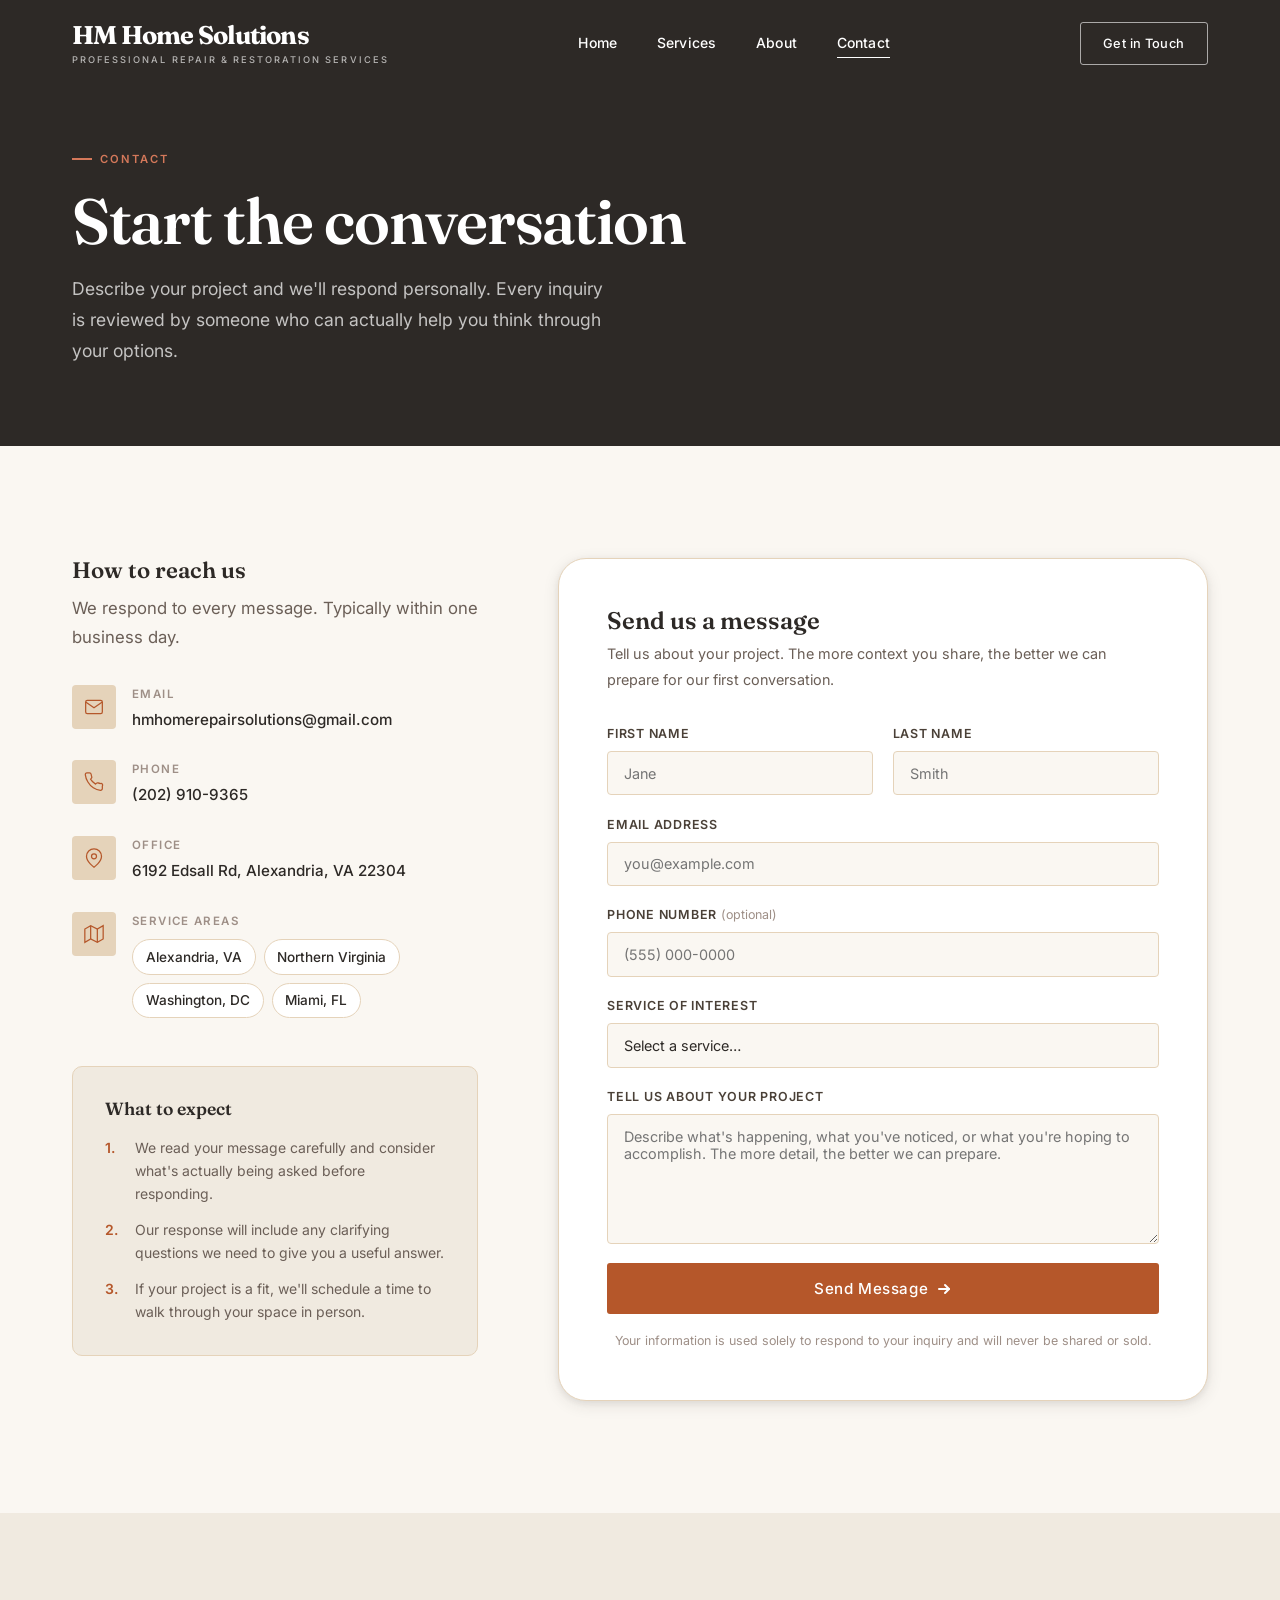
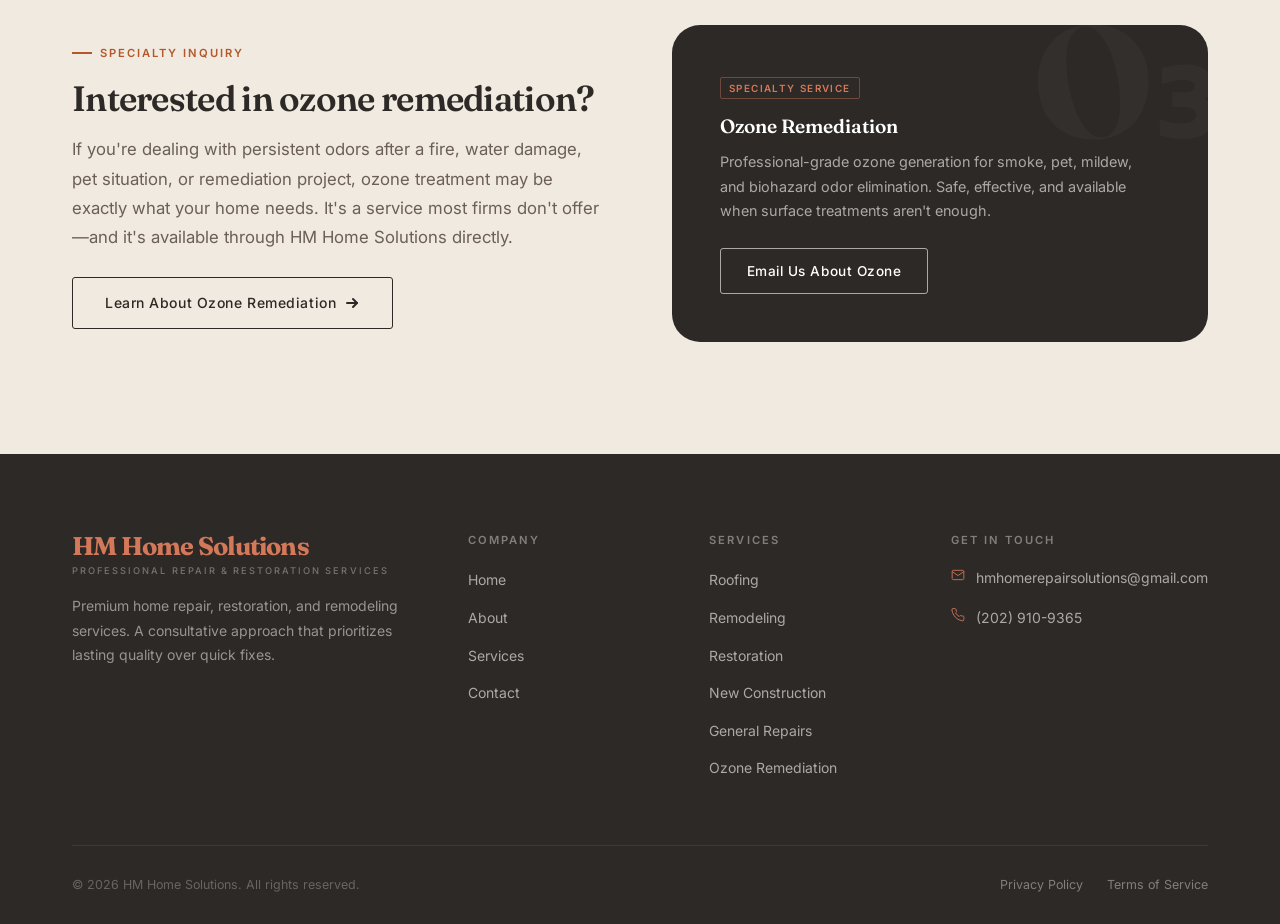
<file: contact.html>
<!doctype html>
<html lang="en">
  <head>
    <meta charset="UTF-8" />
    <meta name="viewport" content="width=device-width, initial-scale=1.0" />
    <title>Contact — HM Home Solutions</title>
    <meta
      name="description"
      content="Reach out to HM Home Solutions to discuss your home repair, restoration, or remodeling project. We respond to every inquiry personally."
    />
    <meta name="theme-color" content="#2D2926" />
    <link rel="canonical" href="https://hmhomeconsulting.com/contact.html" />
    <link rel="icon" href="assets/favicon.svg" type="image/svg+xml" />
    <link rel="stylesheet" href="css/style.css" />
  </head>
  <body>
    <!-- ═══════════════════════════════ NAVIGATION ══ -->
    <nav class="nav" id="nav" aria-label="Main navigation">
      <div class="nav__inner">
        <a
          href="index.html"
          class="nav__logo"
          aria-label="HM Home Solutions — Home"
        >
          <span class="nav__logo-mark">HM Home Solutions</span>
          <span class="nav__logo-sub">Professional Repair &amp; Restoration Services</span>
        </a>
        <div class="nav__links" role="list">
          <a href="index.html" role="listitem">Home</a>
          <a href="services.html" role="listitem">Services</a>
          <a href="about.html" role="listitem">About</a>
          <a href="contact.html" role="listitem" class="active">Contact</a>
        </div>
        <a href="contact.html" class="btn btn-outline nav__cta">Get in Touch</a>
        <button
          class="nav__toggle"
          aria-label="Open menu"
          aria-expanded="false"
        >
          <span></span><span></span><span></span>
        </button>
      </div>
    </nav>

    <div
      class="nav__mobile"
      role="dialog"
      aria-modal="true"
      aria-label="Mobile navigation"
    >
      <a href="index.html">Home</a>
      <a href="services.html">Services</a>
      <a href="about.html">About</a>
      <a href="contact.html">Contact</a>
      <div class="nav__mobile-contact">
        <a href="mailto:hmhomerepairsolutions@gmail.com"
          >hmhomerepairsolutions@gmail.com</a
        >
      </div>
    </div>

    <!-- ═══════════════════════════════ PAGE HERO ══ -->
    <section class="page-hero">
      <div
        class="page-hero__bg"
        style="
          background-image: url(&quot;https://images.unsplash.com/photo-1600210492493-0946911123ea?auto=format&fit=crop&w=1600&q=80&quot;);
        "
        role="img"
        aria-hidden="true"
      ></div>
      <div class="container page-hero__content">
        <span class="section-label">Contact</span>
        <h1>Start the conversation</h1>
        <p>
          Describe your project and we'll respond personally. Every inquiry is
          reviewed by someone who can actually help you think through your
          options.
        </p>
      </div>
    </section>

    <!-- ═══════════════════════════════ CONTACT MAIN ══ -->
    <section class="section section--cream">
      <div class="container">
        <div class="contact-layout fade-up">
          <!-- Contact info column -->
          <div class="contact-info">
            <h3>How to reach us</h3>
            <p>
              We respond to every message. Typically within one business day.
            </p>

            <div class="contact-detail">
              <div class="contact-detail__icon" aria-hidden="true">
                <svg xmlns="http://www.w3.org/2000/svg" viewBox="0 0 24 24">
                  <path
                    d="M4 4h16c1.1 0 2 .9 2 2v12c0 1.1-.9 2-2 2H4c-1.1 0-2-.9-2-2V6c0-1.1.9-2 2-2z"
                  />
                  <polyline points="22,6 12,13 2,6" />
                </svg>
              </div>
              <div>
                <div class="contact-detail__label">Email</div>
                <div class="contact-detail__value">
                  <a href="mailto:hmhomerepairsolutions@gmail.com"
                    >hmhomerepairsolutions@gmail.com</a
                  >
                </div>
              </div>
            </div>

            <div class="contact-detail">
              <div class="contact-detail__icon" aria-hidden="true">
                <svg xmlns="http://www.w3.org/2000/svg" viewBox="0 0 24 24">
                  <path
                    d="M22 16.92v3a2 2 0 0 1-2.18 2 19.79 19.79 0 0 1-8.63-3.07A19.5 19.5 0 0 1 4.69 12 19.79 19.79 0 0 1 1.6 3.38 2 2 0 0 1 3.57 1h3a2 2 0 0 1 2 1.72c.127.96.361 1.903.7 2.81a2 2 0 0 1-.45 2.11L7.91 8.5a16 16 0 0 0 6 6l.91-.91a2 2 0 0 1 2.11-.45c.907.339 1.85.573 2.81.7A2 2 0 0 1 22 16.92z"
                  />
                </svg>
              </div>
              <div>
                <div class="contact-detail__label">Phone</div>
                <div class="contact-detail__value">
                  <a href="tel:+12029109365" aria-label="Call us"
                    >(202) 910-9365</a
                  >
                </div>
              </div>
            </div>

            <div class="contact-detail">
              <div class="contact-detail__icon" aria-hidden="true">
                <svg xmlns="http://www.w3.org/2000/svg" viewBox="0 0 24 24">
                  <path d="M21 10c0 7-9 13-9 13s-9-6-9-13a9 9 0 0 1 18 0z" />
                  <circle cx="12" cy="10" r="3" />
                </svg>
              </div>
              <div>
                <div class="contact-detail__label">Office</div>
                <div class="contact-detail__value">
                  6192 Edsall Rd, Alexandria, VA 22304
                </div>
              </div>
            </div>

            <div class="contact-detail">
              <div class="contact-detail__icon" aria-hidden="true">
                <svg xmlns="http://www.w3.org/2000/svg" viewBox="0 0 24 24">
                  <polygon points="1 6 1 22 8 18 16 22 23 18 23 2 16 6 8 2 1 6" />
                  <line x1="8" y1="2" x2="8" y2="18" />
                  <line x1="16" y1="6" x2="16" y2="22" />
                </svg>
              </div>
              <div>
                <div class="contact-detail__label">Service Areas</div>
                <ul class="contact-detail__value area-list">
                  <li>Alexandria, VA</li>
                  <li>Northern Virginia</li>
                  <li>Washington, DC</li>
                  <li>Miami, FL</li>
                </ul>
              </div>
            </div>

            <!-- What to expect -->
            <div
              style="
                margin-top: 3rem;
                padding: 2rem;
                background: var(--cream-dark);
                border-radius: var(--radius-md);
                border: 1px solid var(--sand);
              "
            >
              <h4
                style="
                  font-family: var(--font-serif);
                  font-size: 1.1rem;
                  color: var(--charcoal);
                  margin-bottom: 1rem;
                "
              >
                What to expect
              </h4>
              <ul style="display: flex; flex-direction: column; gap: 0.8rem">
                <li
                  style="
                    display: flex;
                    gap: 0.7rem;
                    font-size: 0.875rem;
                    color: var(--warm-gray);
                    align-items: flex-start;
                  "
                >
                  <span
                    style="
                      color: var(--terra);
                      font-weight: 600;
                      min-width: 1.2rem;
                    "
                    >1.</span
                  >
                  We read your message carefully and consider what's actually
                  being asked before responding.
                </li>
                <li
                  style="
                    display: flex;
                    gap: 0.7rem;
                    font-size: 0.875rem;
                    color: var(--warm-gray);
                    align-items: flex-start;
                  "
                >
                  <span
                    style="
                      color: var(--terra);
                      font-weight: 600;
                      min-width: 1.2rem;
                    "
                    >2.</span
                  >
                  Our response will include any clarifying questions we need to
                  give you a useful answer.
                </li>
                <li
                  style="
                    display: flex;
                    gap: 0.7rem;
                    font-size: 0.875rem;
                    color: var(--warm-gray);
                    align-items: flex-start;
                  "
                >
                  <span
                    style="
                      color: var(--terra);
                      font-weight: 600;
                      min-width: 1.2rem;
                    "
                    >3.</span
                  >
                  If your project is a fit, we'll schedule a time to walk
                  through your space in person.
                </li>
              </ul>
            </div>
          </div>
          <!-- /contact-info -->

          <!-- Form column -->
          <div class="contact-form-wrap fade-up fade-up-delay-1">
            <h3>Send us a message</h3>
            <p>
              Tell us about your project. The more context you share, the better
              we can prepare for our first conversation.
            </p>

            <form class="contact-form" novalidate>
              <div class="form-row">
                <div class="form-group">
                  <label for="first-name">First Name</label>
                  <input
                    type="text"
                    id="first-name"
                    name="first_name"
                    placeholder="Jane"
                    autocomplete="given-name"
                    required
                  />
                </div>
                <div class="form-group">
                  <label for="last-name">Last Name</label>
                  <input
                    type="text"
                    id="last-name"
                    name="last_name"
                    placeholder="Smith"
                    autocomplete="family-name"
                    required
                  />
                </div>
              </div>

              <div class="form-group">
                <label for="email">Email Address</label>
                <input
                  type="email"
                  id="email"
                  name="email"
                  placeholder="you@example.com"
                  autocomplete="email"
                  required
                />
              </div>

              <div class="form-group">
                <label for="phone"
                  >Phone Number
                  <span
                    style="
                      font-weight: 400;
                      text-transform: none;
                      letter-spacing: 0;
                      color: var(--warm-gray-lt);
                    "
                    >(optional)</span
                  ></label
                >
                <input
                  type="tel"
                  id="phone"
                  name="phone"
                  placeholder="(555) 000-0000"
                  autocomplete="tel"
                />
              </div>

              <div class="form-group">
                <label for="service">Service of Interest</label>
                <select id="service" name="service" required>
                  <option value="" disabled selected>Select a service…</option>
                  <option value="roofing">Roofing</option>
                  <option value="remodeling">Remodeling</option>
                  <option value="restoration">
                    Restoration (Water / Fire / Smoke)
                  </option>
                  <option value="construction">New Construction</option>
                  <option value="repairs">General Repairs</option>
                  <option value="ozone">Ozone Remediation</option>
                  <option value="unsure">Not sure — need guidance</option>
                </select>
              </div>

              <div class="form-group">
                <label for="message">Tell Us About Your Project</label>
                <textarea
                  id="message"
                  name="message"
                  placeholder="Describe what's happening, what you've noticed, or what you're hoping to accomplish. The more detail, the better we can prepare."
                  required
                ></textarea>
              </div>

              <button type="submit" class="btn btn-primary form-submit">
                Send Message
                <svg
                  xmlns="http://www.w3.org/2000/svg"
                  viewBox="0 0 16 16"
                  fill="none"
                  stroke="currentColor"
                  stroke-width="2"
                  stroke-linecap="round"
                  stroke-linejoin="round"
                  aria-hidden="true"
                >
                  <line x1="3" y1="8" x2="13" y2="8" />
                  <polyline points="9,4 13,8 9,12" />
                </svg>
              </button>

              <p class="form-notice">
                Your information is used solely to respond to your inquiry and
                will never be shared or sold.
              </p>
            </form>
          </div>
          <!-- /contact-form-wrap -->
        </div>
        <!-- /contact-layout -->
      </div>
    </section>

    <!-- ═══════════════════════════════ OZONE CTA ══ -->
    <section class="section section--dark">
      <div class="container">
        <div class="grid-2col fade-up">
          <div>
            <span class="section-label">Specialty Inquiry</span>
            <h2 style="font-size: clamp(1.5rem, 3vw, 2.2rem)">
              Interested in ozone remediation?
            </h2>
            <p style="margin-top: 1rem; margin-bottom: 1.5rem">
              If you're dealing with persistent odors after a fire, water
              damage, pet situation, or remediation project, ozone treatment may
              be exactly what your home needs. It's a service most firms don't
              offer—and it's available through HM Home Solutions directly.
            </p>
            <a href="services.html#ozone" class="btn btn-outline">
              Learn About Ozone Remediation
              <svg
                xmlns="http://www.w3.org/2000/svg"
                viewBox="0 0 16 16"
                fill="none"
                stroke="currentColor"
                stroke-width="2"
                stroke-linecap="round"
                stroke-linejoin="round"
                aria-hidden="true"
              >
                <line x1="3" y1="8" x2="13" y2="8" />
                <polyline points="9,4 13,8 9,12" />
              </svg>
            </a>
          </div>

          <div
            style="
              background: var(--charcoal);
              border-radius: var(--radius-xl);
              padding: 3rem;
              position: relative;
              overflow: hidden;
            "
          >
            <div
              style="
                position: absolute;
                top: -1.5rem;
                right: -0.5rem;
                font-family: var(--font-serif);
                font-size: 10rem;
                font-weight: 700;
                color: rgba(255, 255, 255, 0.03);
                line-height: 1;
                pointer-events: none;
                user-select: none;
              "
              aria-hidden="true"
            >
              O₃
            </div>
            <span class="service-card__badge" style="margin-bottom: 1rem"
              >Specialty Service</span
            >
            <h4
              style="
                font-family: var(--font-serif);
                font-size: 1.2rem;
                color: var(--white);
                margin-bottom: 0.8rem;
              "
            >
              Ozone Remediation
            </h4>
            <p
              style="
                color: rgba(255, 255, 255, 0.6);
                font-size: 0.9rem;
                line-height: 1.7;
                margin-bottom: 1.5rem;
              "
            >
              Professional-grade ozone generation for smoke, pet, mildew, and
              biohazard odor elimination. Safe, effective, and available when
              surface treatments aren't enough.
            </p>
            <a
              href="mailto:hmhomerepairsolutions@gmail.com?subject=Ozone Remediation Inquiry"
              class="btn btn-outline-cream"
              style="font-size: 0.85rem; padding: 0.7rem 1.6rem"
            >
              Email Us About Ozone
            </a>
          </div>
        </div>
      </div>
    </section>

    <!-- ═══════════════════════════════ FOOTER ══ -->
    <footer class="footer" role="contentinfo">
      <div class="container">
        <div class="footer__inner">
          <div class="footer__brand">
            <a href="index.html" class="nav__logo">
              <span class="nav__logo-mark">HM Home Solutions</span>
              <span class="nav__logo-sub">Professional Repair &amp; Restoration Services</span>
            </a>
            <p>
              Premium home repair, restoration, and remodeling services. A
              consultative approach that prioritizes lasting quality over quick
              fixes.
            </p>
          </div>
          <div class="footer__col">
            <h5>Company</h5>
            <ul>
              <li><a href="index.html">Home</a></li>
              <li><a href="about.html">About</a></li>
              <li><a href="services.html">Services</a></li>
              <li><a href="contact.html">Contact</a></li>
            </ul>
          </div>
          <div class="footer__col">
            <h5>Services</h5>
            <ul>
              <li><a href="services.html#roofing">Roofing</a></li>
              <li><a href="services.html#remodeling">Remodeling</a></li>
              <li><a href="services.html#restoration">Restoration</a></li>
              <li><a href="services.html#construction">New Construction</a></li>
              <li><a href="services.html#repairs">General Repairs</a></li>
              <li><a href="services.html#ozone">Ozone Remediation</a></li>
            </ul>
          </div>
          <div class="footer__col">
            <h5>Get in Touch</h5>
            <div class="footer__contact-item">
              <svg xmlns="http://www.w3.org/2000/svg" viewBox="0 0 24 24">
                <path
                  d="M4 4h16c1.1 0 2 .9 2 2v12c0 1.1-.9 2-2 2H4c-1.1 0-2-.9-2-2V6c0-1.1.9-2 2-2z"
                />
                <polyline points="22,6 12,13 2,6" />
              </svg>
              <a href="mailto:hmhomerepairsolutions@gmail.com"
                >hmhomerepairsolutions@gmail.com</a
              >
            </div>
            <div class="footer__contact-item">
              <svg xmlns="http://www.w3.org/2000/svg" viewBox="0 0 24 24">
                <path
                  d="M22 16.92v3a2 2 0 0 1-2.18 2 19.79 19.79 0 0 1-8.63-3.07A19.5 19.5 0 0 1 4.69 12 19.79 19.79 0 0 1 1.6 3.38 2 2 0 0 1 3.57 1h3a2 2 0 0 1 2 1.72c.127.96.361 1.903.7 2.81a2 2 0 0 1-.45 2.11L7.91 8.5a16 16 0 0 0 6 6l.91-.91a2 2 0 0 1 2.11-.45c.907.339 1.85.573 2.81.7A2 2 0 0 1 22 16.92z"
                />
              </svg>
              <span style="color: rgba(255, 255, 255, 0.4); font-size: 0.875rem"
                ><a href="tel:+12029109365" aria-label="Call us"
                  >(202) 910-9365</a
                ></span
              >
            </div>
          </div>
        </div>
        <div class="footer__bottom">
          <span>&copy; 2026 HM Home Solutions. All rights reserved.</span>
          <div class="footer__legal">
            <a href="privacy.html">Privacy Policy</a>
            <a href="terms.html">Terms of Service</a>
          </div>
        </div>
      </div>
    </footer>

    <script src="js/main.js"></script>
  </body>
</html>
</file>
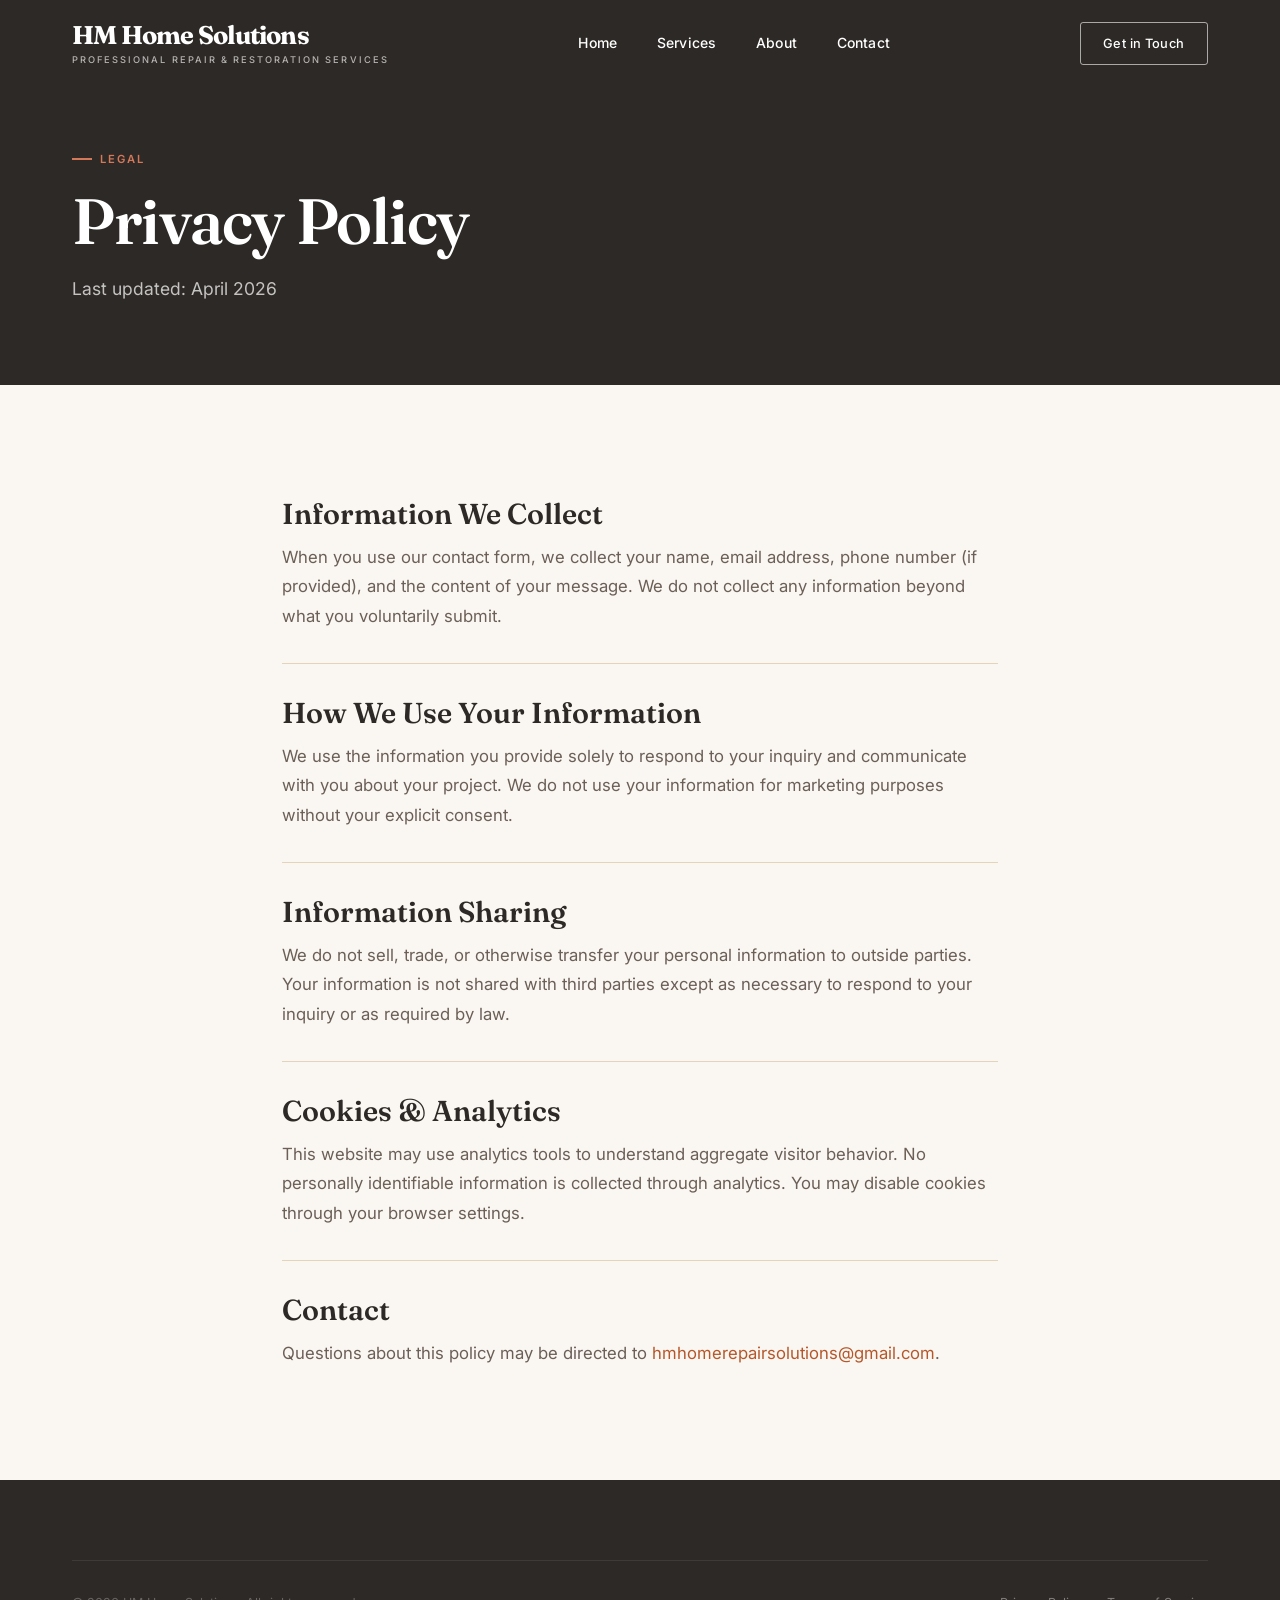
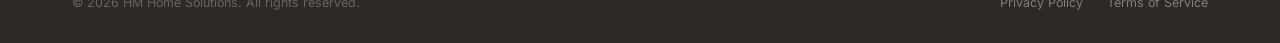
<file: privacy.html>
<!DOCTYPE html>
<html lang="en">
<head>
  <meta charset="UTF-8" />
  <meta name="viewport" content="width=device-width, initial-scale=1.0" />
  <title>Privacy Policy — HM Home Solutions</title>
  <link rel="icon" href="assets/favicon.svg" type="image/svg+xml" />
  <link rel="stylesheet" href="css/style.css" />
</head>
<body>

  <nav class="nav" id="nav">
    <div class="nav__inner">
      <a href="index.html" class="nav__logo">
        <span class="nav__logo-mark">HM Home Solutions</span>
        <span class="nav__logo-sub">Professional Repair &amp; Restoration Services</span>
      </a>
      <div class="nav__links">
        <a href="index.html">Home</a>
        <a href="services.html">Services</a>
        <a href="about.html">About</a>
        <a href="contact.html">Contact</a>
      </div>
      <a href="contact.html" class="btn btn-outline nav__cta">Get in Touch</a>
      <button class="nav__toggle" aria-label="Open menu"><span></span><span></span><span></span></button>
    </div>
  </nav>

  <div class="nav__mobile">
    <a href="index.html">Home</a>
    <a href="services.html">Services</a>
    <a href="about.html">About</a>
    <a href="contact.html">Contact</a>
  </div>

  <section class="page-hero">
    <div class="container page-hero__content">
      <span class="section-label">Legal</span>
      <h1>Privacy Policy</h1>
      <p>Last updated: April 2026</p>
    </div>
  </section>

  <section class="section section--cream">
    <div class="container--narrow">
      <div style="display:flex; flex-direction:column; gap:2rem;">

        <div>
          <h3 style="margin-bottom:0.8rem;">Information We Collect</h3>
          <p>When you use our contact form, we collect your name, email address, phone number (if provided), and the content of your message. We do not collect any information beyond what you voluntarily submit.</p>
        </div>

        <hr class="divider" />

        <div>
          <h3 style="margin-bottom:0.8rem;">How We Use Your Information</h3>
          <p>We use the information you provide solely to respond to your inquiry and communicate with you about your project. We do not use your information for marketing purposes without your explicit consent.</p>
        </div>

        <hr class="divider" />

        <div>
          <h3 style="margin-bottom:0.8rem;">Information Sharing</h3>
          <p>We do not sell, trade, or otherwise transfer your personal information to outside parties. Your information is not shared with third parties except as necessary to respond to your inquiry or as required by law.</p>
        </div>

        <hr class="divider" />

        <div>
          <h3 style="margin-bottom:0.8rem;">Cookies &amp; Analytics</h3>
          <p>This website may use analytics tools to understand aggregate visitor behavior. No personally identifiable information is collected through analytics. You may disable cookies through your browser settings.</p>
        </div>

        <hr class="divider" />

        <div>
          <h3 style="margin-bottom:0.8rem;">Contact</h3>
          <p>Questions about this policy may be directed to <a href="mailto:hmhomerepairsolutions@gmail.com" style="color:var(--terra);">hmhomerepairsolutions@gmail.com</a>.</p>
        </div>

      </div>
    </div>
  </section>

  <footer class="footer">
    <div class="container">
      <div class="footer__bottom" style="border-top:1px solid rgba(255,255,255,.08); padding-top:2rem;">
        <span>&copy; 2026 HM Home Solutions. All rights reserved.</span>
        <div class="footer__legal">
          <a href="privacy.html">Privacy Policy</a>
          <a href="terms.html">Terms of Service</a>
        </div>
      </div>
    </div>
  </footer>

  <script src="js/main.js"></script>
</body>
</html>
</file>
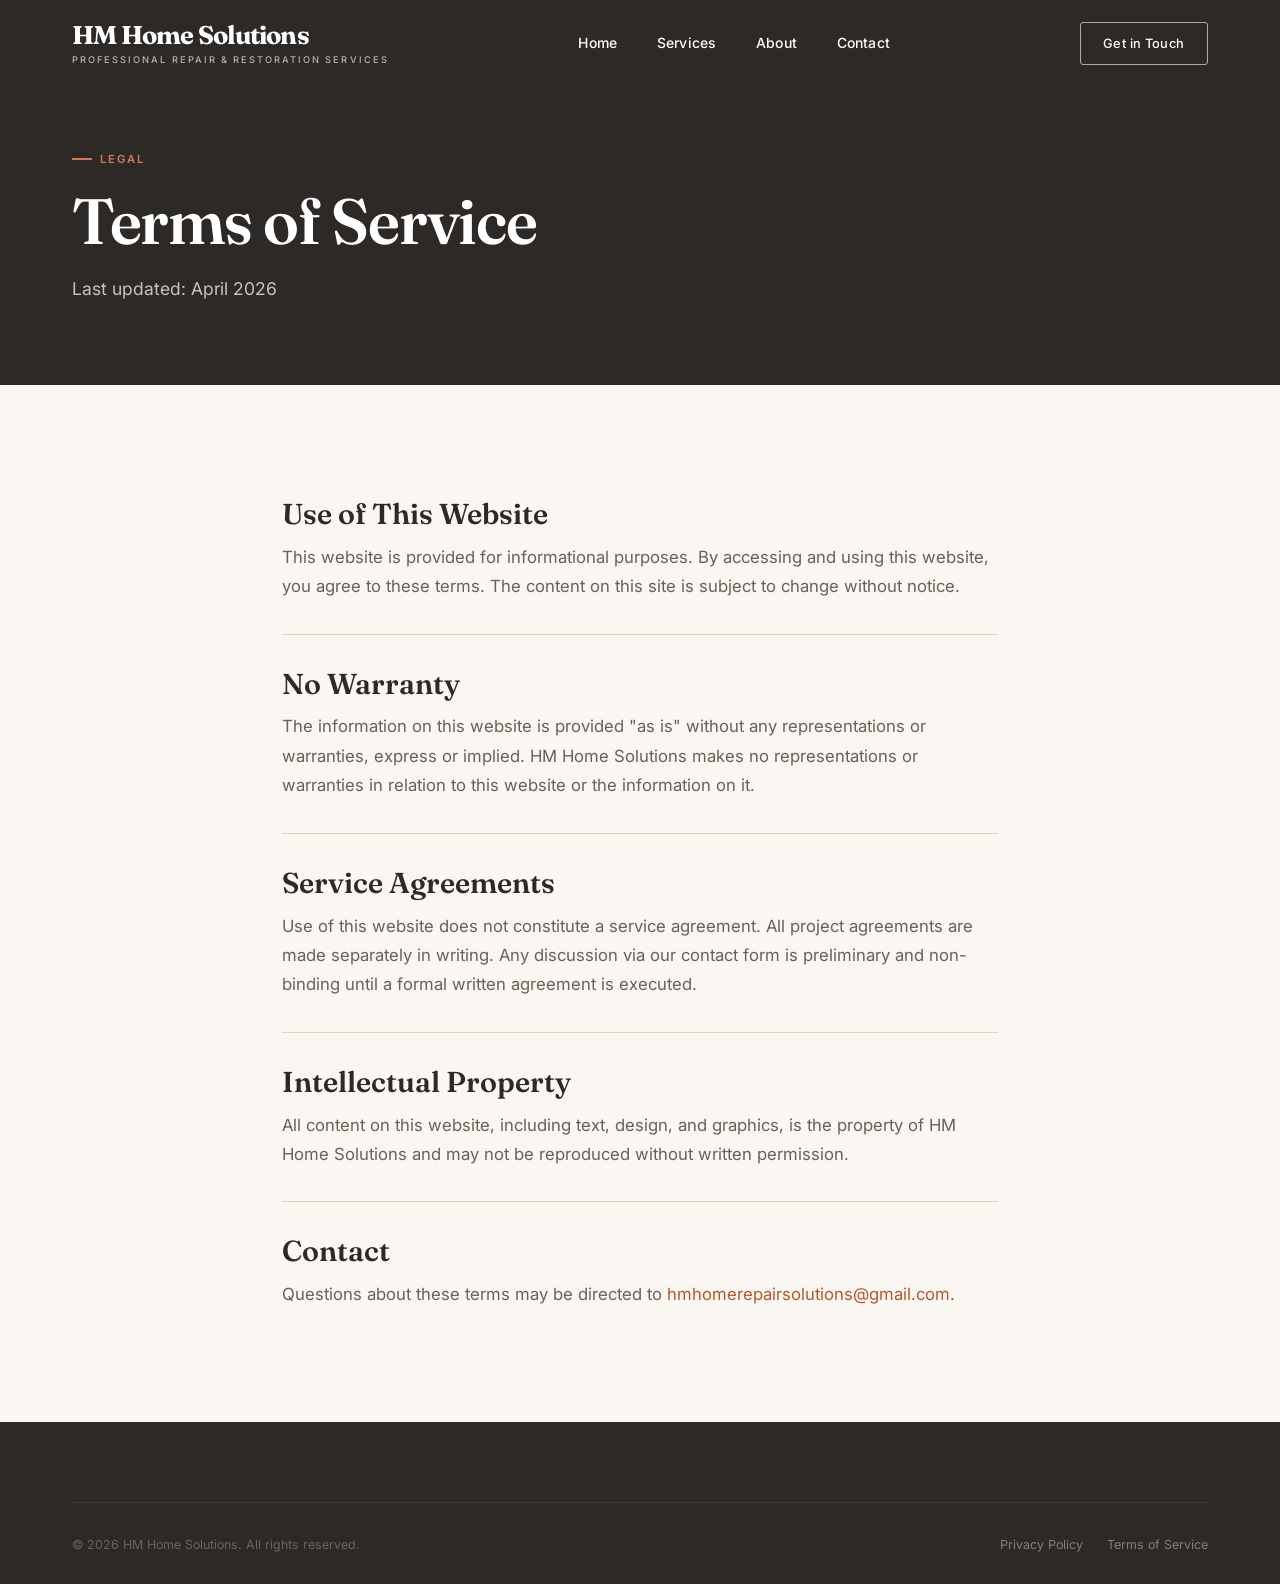
<file: terms.html>
<!DOCTYPE html>
<html lang="en">
<head>
  <meta charset="UTF-8" />
  <meta name="viewport" content="width=device-width, initial-scale=1.0" />
  <title>Terms of Service — HM Home Solutions</title>
  <link rel="icon" href="assets/favicon.svg" type="image/svg+xml" />
  <link rel="stylesheet" href="css/style.css" />
</head>
<body>

  <nav class="nav" id="nav">
    <div class="nav__inner">
      <a href="index.html" class="nav__logo">
        <span class="nav__logo-mark">HM Home Solutions</span>
        <span class="nav__logo-sub">Professional Repair &amp; Restoration Services</span>
      </a>
      <div class="nav__links">
        <a href="index.html">Home</a>
        <a href="services.html">Services</a>
        <a href="about.html">About</a>
        <a href="contact.html">Contact</a>
      </div>
      <a href="contact.html" class="btn btn-outline nav__cta">Get in Touch</a>
      <button class="nav__toggle" aria-label="Open menu"><span></span><span></span><span></span></button>
    </div>
  </nav>

  <div class="nav__mobile">
    <a href="index.html">Home</a>
    <a href="services.html">Services</a>
    <a href="about.html">About</a>
    <a href="contact.html">Contact</a>
  </div>

  <section class="page-hero">
    <div class="container page-hero__content">
      <span class="section-label">Legal</span>
      <h1>Terms of Service</h1>
      <p>Last updated: April 2026</p>
    </div>
  </section>

  <section class="section section--cream">
    <div class="container--narrow">
      <div style="display:flex; flex-direction:column; gap:2rem;">

        <div>
          <h3 style="margin-bottom:0.8rem;">Use of This Website</h3>
          <p>This website is provided for informational purposes. By accessing and using this website, you agree to these terms. The content on this site is subject to change without notice.</p>
        </div>

        <hr class="divider" />

        <div>
          <h3 style="margin-bottom:0.8rem;">No Warranty</h3>
          <p>The information on this website is provided "as is" without any representations or warranties, express or implied. HM Home Solutions makes no representations or warranties in relation to this website or the information on it.</p>
        </div>

        <hr class="divider" />

        <div>
          <h3 style="margin-bottom:0.8rem;">Service Agreements</h3>
          <p>Use of this website does not constitute a service agreement. All project agreements are made separately in writing. Any discussion via our contact form is preliminary and non-binding until a formal written agreement is executed.</p>
        </div>

        <hr class="divider" />

        <div>
          <h3 style="margin-bottom:0.8rem;">Intellectual Property</h3>
          <p>All content on this website, including text, design, and graphics, is the property of HM Home Solutions and may not be reproduced without written permission.</p>
        </div>

        <hr class="divider" />

        <div>
          <h3 style="margin-bottom:0.8rem;">Contact</h3>
          <p>Questions about these terms may be directed to <a href="mailto:hmhomerepairsolutions@gmail.com" style="color:var(--terra);">hmhomerepairsolutions@gmail.com</a>.</p>
        </div>

      </div>
    </div>
  </section>

  <footer class="footer">
    <div class="container">
      <div class="footer__bottom" style="border-top:1px solid rgba(255,255,255,.08); padding-top:2rem;">
        <span>&copy; 2026 HM Home Solutions. All rights reserved.</span>
        <div class="footer__legal">
          <a href="privacy.html">Privacy Policy</a>
          <a href="terms.html">Terms of Service</a>
        </div>
      </div>
    </div>
  </footer>

  <script src="js/main.js"></script>
</body>
</html>
</file>
<file: css/style.css>
/* ============================================================
   HM Home Solutions — Design System & Stylesheet
   Palette: Terracotta + Off-white + Charcoal
   Fonts: Fraunces (serif headings) + Inter (sans body)
   ============================================================ */

@import url('https://fonts.googleapis.com/css2?family=Fraunces:ital,opsz,wght@0,9..144,300;0,9..144,400;0,9..144,600;0,9..144,700;1,9..144,300;1,9..144,400;1,9..144,600&family=Inter:wght@300;400;500;600&display=swap');

/* ── Tokens ─────────────────────────────────────────────── */
:root {
  --cream:        #FAF7F2;
  --cream-dark:   #F0EAE0;
  --sand:         #E5D3BA;
  --sand-dark:    #C8B59A;
  --terra:        #B5572A;
  --terra-dk:     #8E3F19;
  --terra-lt:     #D4785A;
  --charcoal:     #2D2926;
  --charcoal-lt:  #4A4037;
  --warm-gray:    #6B5F57;
  --warm-gray-lt: #9E8F87;
  --white:        #FFFFFF;

  --font-serif: 'Fraunces', Georgia, 'Times New Roman', serif;
  --font-sans:  'Inter', system-ui, -apple-system, sans-serif;

  --max-w: 1200px;
  --max-w-narrow: 780px;

  --radius-sm:  4px;
  --radius-md:  10px;
  --radius-lg:  18px;
  --radius-xl:  28px;

  --shadow-sm: 0 1px 3px rgba(45,41,38,.08), 0 1px 2px rgba(45,41,38,.05);
  --shadow-md: 0 4px 16px rgba(45,41,38,.10), 0 2px 6px rgba(45,41,38,.07);
  --shadow-lg: 0 12px 40px rgba(45,41,38,.13), 0 4px 12px rgba(45,41,38,.08);

  --transition: 0.25s cubic-bezier(0.4, 0, 0.2, 1);
}

/* ── Reset ──────────────────────────────────────────────── */
*, *::before, *::after { box-sizing: border-box; margin: 0; padding: 0; }

html {
  font-size: 16px;
  scroll-behavior: smooth;
  -webkit-text-size-adjust: 100%;
}

body {
  font-family: var(--font-sans);
  background: var(--cream);
  color: var(--charcoal);
  line-height: 1.65;
  overflow-x: hidden;
}

img { display: block; max-width: 100%; height: auto; }
a  { color: inherit; text-decoration: none; }
ul, ol { list-style: none; }
button { cursor: pointer; font-family: inherit; border: none; background: none; }

/* ── Typography ─────────────────────────────────────────── */
h1, h2, h3, h4, h5, h6 {
  font-family: var(--font-serif);
  font-weight: 600;
  line-height: 1.15;
  color: var(--charcoal);
}

h1 { font-size: clamp(2.4rem, 5vw, 4.2rem); letter-spacing: -0.02em; }
h2 { font-size: clamp(1.9rem, 3.5vw, 3rem);  letter-spacing: -0.02em; }
h3 { font-size: clamp(1.35rem, 2.5vw, 1.8rem); }
h4 { font-size: 1.2rem; font-family: var(--font-sans); font-weight: 600; }

p {
  font-family: var(--font-sans);
  color: var(--warm-gray);
  font-size: 1.05rem;
  line-height: 1.75;
}

.section-label {
  display: inline-block;
  font-family: var(--font-sans);
  font-size: 0.7rem;
  font-weight: 600;
  letter-spacing: 0.18em;
  text-transform: uppercase;
  color: var(--terra);
  margin-bottom: 1rem;
}

.section-label::before {
  content: '';
  display: inline-block;
  width: 20px;
  height: 1.5px;
  background: var(--terra);
  vertical-align: middle;
  margin-right: 8px;
  position: relative;
  top: -1px;
}

/* ── Layout Helpers ─────────────────────────────────────── */
.container {
  max-width: var(--max-w);
  margin: 0 auto;
  padding: 0 2rem;
}

.container--narrow {
  max-width: var(--max-w-narrow);
  margin: 0 auto;
  padding: 0 2rem;
}

.section { padding: 7rem 0; }
.section--sm { padding: 4.5rem 0; }
.section--lg { padding: 9rem 0; }

.section--cream  { background: var(--cream); }
.section--dark   { background: var(--cream-dark); }
.section--sand   { background: var(--sand); }
.section--terra  { background: var(--terra); }
.section--charcoal { background: var(--charcoal); }

/* ── Buttons ─────────────────────────────────────────────── */
.btn {
  display: inline-flex;
  align-items: center;
  gap: 0.5rem;
  padding: 0.85rem 2rem;
  border-radius: 3px;
  font-family: var(--font-sans);
  font-size: 0.875rem;
  font-weight: 500;
  letter-spacing: 0.04em;
  transition: all var(--transition);
  white-space: nowrap;
}

.btn-primary {
  background: var(--terra);
  color: var(--white);
}
.btn-primary:hover {
  background: var(--terra-dk);
  transform: translateY(-1px);
  box-shadow: var(--shadow-md);
}

.btn-outline {
  border: 1.5px solid var(--charcoal);
  color: var(--charcoal);
  background: transparent;
}
.btn-outline:hover {
  background: var(--charcoal);
  color: var(--white);
  transform: translateY(-1px);
}

.btn-outline-cream {
  border: 1.5px solid rgba(255,255,255,0.6);
  color: var(--white);
  background: transparent;
}
.btn-outline-cream:hover {
  background: rgba(255,255,255,0.12);
  border-color: var(--white);
}

.btn-ghost {
  color: var(--terra);
  padding-left: 0;
  padding-right: 0;
  font-weight: 500;
  position: relative;
}
.btn-ghost::after {
  content: '';
  position: absolute;
  bottom: 0;
  left: 0;
  width: 100%;
  height: 1px;
  background: var(--terra);
  transform: scaleX(0);
  transform-origin: left;
  transition: transform var(--transition);
}
.btn-ghost:hover::after { transform: scaleX(1); }

.btn svg { width: 16px; height: 16px; transition: transform var(--transition); }
.btn:hover svg { transform: translateX(3px); }

/* ── Navigation ─────────────────────────────────────────── */
.nav {
  position: fixed;
  top: 0;
  left: 0;
  right: 0;
  z-index: 1000;
  padding: 1.4rem 0;
  transition: all 0.35s ease;
}

.nav--scrolled {
  background: rgba(250,247,242,0.97);
  backdrop-filter: blur(12px);
  -webkit-backdrop-filter: blur(12px);
  padding: 1rem 0;
  box-shadow: 0 1px 0 rgba(45,41,38,.08), var(--shadow-sm);
}

.nav__inner {
  display: flex;
  align-items: center;
  justify-content: space-between;
  max-width: var(--max-w);
  margin: 0 auto;
  padding: 0 2rem;
}

/* Logo */
.nav__logo {
  display: flex;
  flex-direction: column;
  gap: 6px;
  line-height: 1;
}
.nav__logo-mark {
  font-family: var(--font-serif);
  font-size: 1.6rem;
  font-weight: 700;
  color: var(--terra);
  letter-spacing: -0.03em;
  line-height: 1;
}
.nav__logo-sub {
  font-family: var(--font-sans);
  font-size: 0.58rem;
  font-weight: 500;
  letter-spacing: 0.22em;
  text-transform: uppercase;
  color: var(--charcoal-lt);
  line-height: 1;
}
/* Nav links */
.nav__links {
  display: flex;
  align-items: center;
  gap: 2.5rem;
}
.nav__links a {
  font-size: 0.875rem;
  font-weight: 500;
  color: var(--charcoal);
  letter-spacing: 0.01em;
  position: relative;
  padding-bottom: 2px;
}
.nav__links a::after {
  content: '';
  position: absolute;
  bottom: -2px;
  left: 0;
  width: 100%;
  height: 1.5px;
  background: var(--terra);
  transform: scaleX(0);
  transform-origin: left;
  transition: transform var(--transition);
}
.nav__links a:hover::after,
.nav__links a.active::after { transform: scaleX(1); }
.nav__links a.active { color: var(--terra); }

.nav__cta {
  font-size: 0.8rem;
  font-weight: 500;
  padding: 0.6rem 1.4rem;
  letter-spacing: 0.03em;
}

/* Mobile toggle */
.nav__toggle {
  display: none;
  flex-direction: column;
  gap: 5px;
  padding: 4px;
  background: none;
  border: none;
}
.nav__toggle span {
  display: block;
  width: 24px;
  height: 1.5px;
  background: var(--charcoal);
  transition: all 0.3s ease;
  transform-origin: center;
}
.nav__toggle.open span:nth-child(1) { transform: translateY(6.5px) rotate(45deg); }
.nav__toggle.open span:nth-child(2) { opacity: 0; transform: scaleX(0); }
.nav__toggle.open span:nth-child(3) { transform: translateY(-6.5px) rotate(-45deg); }

/* Mobile menu */
.nav__mobile {
  display: none;
  position: fixed;
  top: 0;
  left: 0;
  right: 0;
  bottom: 0;
  background: var(--cream);
  z-index: 999;
  flex-direction: column;
  justify-content: center;
  align-items: center;
  gap: 2.5rem;
  opacity: 0;
  pointer-events: none;
  transition: opacity 0.3s ease;
}
.nav__mobile.open {
  opacity: 1;
  pointer-events: all;
}
.nav__mobile a {
  font-family: var(--font-serif);
  font-size: 2.2rem;
  font-weight: 400;
  color: var(--charcoal);
  letter-spacing: -0.01em;
  transition: color var(--transition);
}
.nav__mobile a:hover { color: var(--terra); }
.nav__mobile-contact {
  margin-top: 1rem;
  text-align: center;
}
.nav__mobile-contact a {
  font-family: var(--font-sans);
  font-size: 0.875rem;
  color: var(--warm-gray);
  font-weight: 400;
  display: block;
  margin-bottom: 0.4rem;
}

/* Nav transparent (on hero) */
.nav--hero .nav__logo-mark,
.nav--hero .nav__links a,
.nav--hero .nav__cta {
  color: var(--white);
}
.nav--hero .nav__logo-sub { color: rgba(255,255,255,0.65); }.nav--hero .nav__links a::after { background: var(--white); }
.nav--hero .nav__cta {
  border-color: rgba(255,255,255,0.6);
}
.nav--hero .nav__toggle span { background: var(--white); }

/* ── Hero (Home) ─────────────────────────────────────────── */
.hero {
  position: relative;
  min-height: 100vh;
  display: flex;
  align-items: stretch;
  overflow: hidden;
}

.hero__bg {
  position: absolute;
  inset: 0;
  background-image: url('https://images.unsplash.com/photo-1600566753376-12c8ab7fb75b?auto=format&fit=crop&w=1800&q=85');
  background-size: cover;
  background-position: center;
  z-index: 0;
}

.hero__bg::after {
  content: '';
  position: absolute;
  inset: 0;
  background: linear-gradient(
    105deg,
    rgba(45,41,38,0.80) 0%,
    rgba(45,41,38,0.55) 50%,
    rgba(45,41,38,0.15) 100%
  );
}

.hero__content {
  position: relative;
  z-index: 1;
  display: flex;
  flex-direction: column;
  justify-content: center;
  max-width: var(--max-w);
  margin: 0 auto;
  padding: 0 2rem;
  padding-top: 6rem;
  padding-bottom: 6rem;
  width: 100%;
}

.hero__eyebrow {
  display: inline-flex;
  align-items: center;
  gap: 10px;
  margin-bottom: 1.8rem;
}
.hero__eyebrow span {
  font-size: 0.68rem;
  font-weight: 500;
  letter-spacing: 0.22em;
  text-transform: uppercase;
  color: var(--terra-lt);
}
.hero__eyebrow::before {
  content: '';
  display: inline-block;
  width: 36px;
  height: 1.5px;
  background: var(--terra-lt);
}

.hero h1 {
  color: var(--white);
  max-width: 640px;
  margin-bottom: 1.6rem;
  font-weight: 600;
}

.hero h1 em {
  font-style: italic;
  font-weight: 300;
  color: var(--terra-lt);
}

.hero__sub {
  font-size: 1.1rem;
  color: rgba(255,255,255,0.82);
  max-width: 500px;
  margin-bottom: 2.6rem;
  line-height: 1.75;
}

.hero__actions {
  display: flex;
  gap: 1rem;
  flex-wrap: wrap;
}

.hero__scroll {
  position: absolute;
  bottom: 2.5rem;
  left: 50%;
  transform: translateX(-50%);
  z-index: 1;
  display: flex;
  flex-direction: column;
  align-items: center;
  gap: 8px;
  color: rgba(255,255,255,0.5);
  font-size: 0.68rem;
  letter-spacing: 0.18em;
  text-transform: uppercase;
  animation: scrollBounce 2s ease-in-out infinite;
}
.hero__scroll svg { opacity: 0.5; }

@keyframes scrollBounce {
  0%, 100% { transform: translateX(-50%) translateY(0); }
  50%       { transform: translateX(-50%) translateY(5px); }
}

/* ── Page Hero (inner pages) ─────────────────────────────── */
.page-hero {
  padding: 9rem 0 5rem;
  position: relative;
  background: var(--charcoal);
  overflow: hidden;
}
.page-hero__bg {
  position: absolute;
  inset: 0;
  background-size: cover;
  background-position: center;
  opacity: 0.18;
}
.page-hero__content {
  position: relative;
  z-index: 1;
}
.page-hero .section-label { color: var(--terra-lt); }
.page-hero .section-label::before { background: var(--terra-lt); }
.page-hero h1 { color: var(--white); margin-bottom: 1rem; }
.page-hero p  { color: rgba(255,255,255,0.72); max-width: 540px; font-size: 1.1rem; }

/* ── Philosophy / Intro ──────────────────────────────────── */
.philosophy {
  display: grid;
  grid-template-columns: 1fr 1fr;
  gap: 5rem;
  align-items: center;
}

.philosophy__quote {
  font-family: var(--font-serif);
  font-size: clamp(1.6rem, 2.8vw, 2.4rem);
  font-weight: 400;
  font-style: italic;
  color: var(--charcoal);
  line-height: 1.35;
  position: relative;
  padding-left: 2rem;
}
.philosophy__quote::before {
  content: '';
  position: absolute;
  left: 0;
  top: 0.3em;
  bottom: 0.3em;
  width: 3px;
  background: var(--terra);
  border-radius: 2px;
}

.philosophy__pillars {
  display: flex;
  flex-direction: column;
  gap: 2rem;
}
.philosophy__pillar { display: flex; gap: 1.2rem; align-items: flex-start; }
.philosophy__pillar-icon {
  width: 42px;
  height: 42px;
  min-width: 42px;
  border-radius: var(--radius-sm);
  background: var(--sand);
  display: flex;
  align-items: center;
  justify-content: center;
  margin-top: 2px;
}
.philosophy__pillar-icon svg { width: 20px; height: 20px; stroke: var(--terra); fill: none; stroke-width: 1.5; }
.philosophy__pillar h4 { color: var(--charcoal); margin-bottom: 0.3rem; font-size: 0.95rem; }
.philosophy__pillar p  { font-size: 0.9rem; line-height: 1.65; }

/* ── Services Grid ───────────────────────────────────────── */
.services-grid {
  display: grid;
  grid-template-columns: repeat(3, 1fr);
  gap: 1.5px;
  background: var(--sand-dark);
  border: 1.5px solid var(--sand-dark);
  border-radius: var(--radius-md);
  overflow: hidden;
}

.service-card {
  background: var(--cream);
  padding: 2.4rem 2rem;
  transition: background var(--transition);
  position: relative;
  display: flex;
  flex-direction: column;
  gap: 1rem;
}
.service-card:hover { background: var(--white); }

.service-card__icon {
  width: 48px;
  height: 48px;
  border-radius: var(--radius-sm);
  background: var(--sand);
  display: flex;
  align-items: center;
  justify-content: center;
  transition: background var(--transition);
}
.service-card__icon svg {
  width: 22px;
  height: 22px;
  stroke: var(--terra);
  fill: none;
  stroke-width: 1.5;
  stroke-linecap: round;
  stroke-linejoin: round;
}
.service-card:hover .service-card__icon { background: var(--terra); }
.service-card:hover .service-card__icon svg { stroke: var(--white); }

.service-card__title {
  font-family: var(--font-serif);
  font-size: 1.15rem;
  font-weight: 600;
  color: var(--charcoal);
}

.service-card__body {
  font-size: 0.88rem;
  line-height: 1.7;
  color: var(--warm-gray);
  flex: 1;
}

.service-card__link {
  font-size: 0.8rem;
  font-weight: 500;
  color: var(--terra);
  letter-spacing: 0.02em;
  display: inline-flex;
  align-items: center;
  gap: 5px;
  margin-top: auto;
  transition: gap var(--transition);
}
.service-card__link svg { width: 13px; height: 13px; stroke: currentColor; fill: none; stroke-width: 2; }
.service-card:hover .service-card__link { gap: 9px; }

/* Specialty service card */
.service-card--specialty {
  background: var(--charcoal);
  grid-column: span 1;
}
.service-card--specialty:hover { background: var(--charcoal-lt); }
.service-card--specialty .service-card__icon {
  background: rgba(229,211,186,0.15);
}
.service-card--specialty .service-card__icon svg { stroke: var(--sand); }
.service-card--specialty:hover .service-card__icon {
  background: var(--terra);
}
.service-card--specialty:hover .service-card__icon svg { stroke: var(--white); }
.service-card--specialty .service-card__title { color: var(--white); }
.service-card--specialty .service-card__body  { color: rgba(255,255,255,0.65); }
.service-card--specialty .service-card__link  { color: var(--terra-lt); }
.service-card__badge {
  display: inline-block;
  font-size: 0.62rem;
  font-weight: 600;
  letter-spacing: 0.14em;
  text-transform: uppercase;
  color: var(--terra-lt);
  border: 1px solid rgba(212,120,90,0.4);
  padding: 2px 8px;
  border-radius: 2px;
  width: fit-content;
  margin-bottom: 0.3rem;
}

/* ── Process ─────────────────────────────────────────────── */
.process-steps {
  display: grid;
  grid-template-columns: repeat(4, 1fr);
  gap: 0;
  position: relative;
}

.process-steps::before {
  content: '';
  position: absolute;
  top: 2.2rem;
  left: 12.5%;
  right: 12.5%;
  height: 1px;
  background: var(--sand-dark);
  z-index: 0;
}

.process-step {
  display: flex;
  flex-direction: column;
  align-items: center;
  text-align: center;
  padding: 0 1.5rem;
  position: relative;
  z-index: 1;
}

.process-step__number {
  width: 44px;
  height: 44px;
  border-radius: 50%;
  background: var(--cream);
  border: 2px solid var(--sand-dark);
  display: flex;
  align-items: center;
  justify-content: center;
  font-family: var(--font-serif);
  font-size: 1rem;
  font-weight: 600;
  color: var(--terra);
  margin-bottom: 1.4rem;
  transition: all var(--transition);
}
.process-step:hover .process-step__number {
  background: var(--terra);
  border-color: var(--terra);
  color: var(--white);
}

.process-step h4 {
  font-family: var(--font-serif);
  font-size: 1.05rem;
  font-weight: 600;
  color: var(--charcoal);
  margin-bottom: 0.6rem;
}
.process-step p { font-size: 0.875rem; line-height: 1.7; }

/* ── CTA Strip ───────────────────────────────────────────── */
.cta-strip {
  background: var(--terra);
  padding: 5.5rem 0;
  text-align: center;
}
.cta-strip h2 { color: var(--white); margin-bottom: 1rem; }
.cta-strip p  { color: rgba(255,255,255,0.82); max-width: 500px; margin: 0 auto 2.4rem; }
.cta-strip__actions { display: flex; gap: 1rem; justify-content: center; flex-wrap: wrap; }

/* ── About Page Sections ─────────────────────────────────── */
.about-grid {
  display: grid;
  grid-template-columns: 1fr 1fr;
  gap: 5rem;
  align-items: center;
}
.about-grid--reverse { }
.about-grid--reverse .about-grid__image { order: -1; }

.about-grid__image {
  border-radius: var(--radius-lg);
  overflow: hidden;
  aspect-ratio: 4/3;
  box-shadow: var(--shadow-lg);
}
.about-grid__image img {
  width: 100%;
  height: 100%;
  object-fit: cover;
  transition: transform 0.6s ease;
}
.about-grid__image:hover img { transform: scale(1.03); }

.about-grid__content .section-label { margin-bottom: 1rem; }
.about-grid__content h2 { margin-bottom: 1.2rem; }
.about-grid__content p  { margin-bottom: 1rem; }

.values-grid {
  display: grid;
  grid-template-columns: repeat(2, 1fr);
  gap: 2rem;
  margin-top: 3rem;
}
.value-item {
  padding: 2rem;
  background: var(--white);
  border-radius: var(--radius-md);
  border: 1px solid var(--sand);
  transition: box-shadow var(--transition);
}
.value-item:hover { box-shadow: var(--shadow-md); }
.value-item__number {
  font-family: var(--font-serif);
  font-size: 2.5rem;
  font-weight: 300;
  color: var(--sand);
  line-height: 1;
  margin-bottom: 0.6rem;
}
.value-item h4 { color: var(--charcoal); margin-bottom: 0.5rem; font-size: 1rem; }
.value-item p  { font-size: 0.875rem; }

/* ── Services Page ───────────────────────────────────────── */
.service-detail {
  display: grid;
  grid-template-columns: 1fr 1fr;
  gap: 4rem;
  align-items: start;
  padding-bottom: 4rem;
  margin-bottom: 4rem;
  border-bottom: 1px solid var(--sand);
}
.service-detail:last-child { border-bottom: none; margin-bottom: 0; padding-bottom: 0; }
.service-detail--alt .service-detail__image { order: -1; }

.service-detail__image {
  border-radius: var(--radius-md);
  overflow: hidden;
  aspect-ratio: 4/3;
  box-shadow: var(--shadow-md);
}
.service-detail__image img {
  width: 100%;
  height: 100%;
  object-fit: cover;
}

.service-detail__content .section-label { margin-bottom: 0.8rem; }
.service-detail__content h2 { font-size: clamp(1.5rem, 3vw, 2rem); margin-bottom: 1rem; }
.service-detail__content p  { margin-bottom: 1rem; }

.service-detail__list {
  display: flex;
  flex-direction: column;
  gap: 0.6rem;
  margin: 1.4rem 0 1.8rem;
}
.service-detail__list li {
  display: flex;
  align-items: flex-start;
  gap: 0.7rem;
  font-size: 0.9rem;
  color: var(--warm-gray);
}
.service-detail__list li::before {
  content: '';
  width: 16px;
  height: 16px;
  min-width: 16px;
  background: var(--terra);
  mask: url("data:image/svg+xml,%3Csvg xmlns='http://www.w3.org/2000/svg' viewBox='0 0 16 16'%3E%3Cpolyline points='3,8 7,12 13,4' stroke='white' stroke-width='2' fill='none' stroke-linecap='round' stroke-linejoin='round'/%3E%3C/svg%3E") no-repeat center;
  -webkit-mask: url("data:image/svg+xml,%3Csvg xmlns='http://www.w3.org/2000/svg' viewBox='0 0 16 16'%3E%3Cpolyline points='3,8 7,12 13,4' stroke='white' stroke-width='2' fill='none' stroke-linecap='round' stroke-linejoin='round'/%3E%3C/svg%3E") no-repeat center;
  mask-size: cover;
  -webkit-mask-size: cover;
  margin-top: 2px;
}

/* Ozone specialty section */
.ozone-feature {
  background: var(--charcoal);
  border-radius: var(--radius-xl);
  padding: 4rem;
  color: var(--white);
  position: relative;
  overflow: hidden;
}
.ozone-feature::before {
  content: 'O₃';
  position: absolute;
  right: -1rem;
  top: -2rem;
  font-family: var(--font-serif);
  font-size: 14rem;
  font-weight: 700;
  color: rgba(255,255,255,0.03);
  line-height: 1;
  pointer-events: none;
  user-select: none;
}
.ozone-feature .section-label { color: var(--terra-lt); }
.ozone-feature .section-label::before { background: var(--terra-lt); }
.ozone-feature h2 { color: var(--white); margin-bottom: 1rem; }
.ozone-feature p  { color: rgba(255,255,255,0.72); margin-bottom: 1rem; }
.ozone-feature__grid {
  display: grid;
  grid-template-columns: 1fr 1fr;
  gap: 4rem;
  align-items: start;
  margin-top: 1rem;
}
.ozone-feature__uses {
  display: grid;
  grid-template-columns: 1fr 1fr;
  gap: 1rem;
  margin-top: 1.5rem;
}
.ozone-use-item {
  background: rgba(255,255,255,0.06);
  border: 1px solid rgba(255,255,255,0.09);
  border-radius: var(--radius-md);
  padding: 1.2rem;
}
.ozone-use-item h4 {
  font-family: var(--font-sans);
  font-size: 0.875rem;
  font-weight: 500;
  color: var(--white);
  margin-bottom: 0.3rem;
}
.ozone-use-item p {
  font-size: 0.82rem;
  color: rgba(255,255,255,0.55);
}

/* ── Contact Page ────────────────────────────────────────── */
.contact-layout {
  display: grid;
  grid-template-columns: 1fr 1.6fr;
  gap: 5rem;
  align-items: start;
}

.contact-info h3 {
  font-size: 1.4rem;
  margin-bottom: 0.6rem;
}
.contact-info > p { margin-bottom: 2rem; }

.contact-detail {
  display: flex;
  gap: 1rem;
  align-items: flex-start;
  margin-bottom: 1.8rem;
}
.contact-detail__icon {
  width: 44px;
  height: 44px;
  min-width: 44px;
  border-radius: var(--radius-sm);
  background: var(--sand);
  display: flex;
  align-items: center;
  justify-content: center;
}
.contact-detail__icon svg {
  width: 20px;
  height: 20px;
  stroke: var(--terra);
  fill: none;
  stroke-width: 1.5;
}
.contact-detail__label {
  font-size: 0.72rem;
  font-weight: 600;
  letter-spacing: 0.12em;
  text-transform: uppercase;
  color: var(--warm-gray-lt);
  margin-bottom: 3px;
}
.contact-detail__value {
  font-size: 0.95rem;
  color: var(--charcoal);
  font-weight: 500;
}
.contact-detail__value a { transition: color var(--transition); }
.contact-detail__value a:hover { color: var(--terra); }

.area-list {
  display: flex;
  flex-wrap: wrap;
  gap: 0.5rem;
  margin-top: 0.5rem;
}
.area-list li {
  padding: 0.35rem 0.8rem;
  font-size: 0.85rem;
  background: var(--white);
  border: 1px solid var(--sand);
  border-radius: 999px;
}

/* Form */
.contact-form-wrap {
  background: var(--white);
  border-radius: var(--radius-xl);
  padding: 3rem;
  box-shadow: var(--shadow-md);
  border: 1px solid var(--sand);
}
.contact-form-wrap h3 {
  font-size: 1.5rem;
  margin-bottom: 0.4rem;
}
.contact-form-wrap > p {
  margin-bottom: 2rem;
  font-size: 0.9rem;
}

.form-row {
  display: grid;
  grid-template-columns: 1fr 1fr;
  gap: 1.2rem;
}
.form-group {
  display: flex;
  flex-direction: column;
  gap: 0.4rem;
  margin-bottom: 1.2rem;
}
.form-group label {
  font-size: 0.78rem;
  font-weight: 600;
  letter-spacing: 0.06em;
  text-transform: uppercase;
  color: var(--charcoal-lt);
}
.form-group input,
.form-group select,
.form-group textarea {
  padding: 0.8rem 1rem;
  border: 1.5px solid var(--sand);
  border-radius: var(--radius-sm);
  background: var(--cream);
  font-family: var(--font-sans);
  font-size: 0.9rem;
  color: var(--charcoal);
  outline: none;
  transition: border-color var(--transition), box-shadow var(--transition);
  width: 100%;
}
.form-group input:focus,
.form-group select:focus,
.form-group textarea:focus {
  border-color: var(--terra);
  background: var(--white);
  box-shadow: 0 0 0 3px rgba(181,87,42,.12);
}
.form-group textarea { resize: vertical; min-height: 130px; }
.form-group select { appearance: none; -webkit-appearance: none; cursor: pointer; }

.form-submit { width: 100%; justify-content: center; padding: 1rem 2rem; font-size: 0.95rem; }

.form-notice {
  font-size: 0.78rem;
  color: var(--warm-gray-lt);
  text-align: center;
  margin-top: 1rem;
}

/* ── Stats Bar ───────────────────────────────────────────── */
.stats-bar {
  background: var(--charcoal);
  padding: 3.5rem 0;
}
.stats-bar__inner {
  display: grid;
  grid-template-columns: repeat(4, 1fr);
  gap: 0;
  divide: 1px solid rgba(255,255,255,0.08);
}
.stat-item {
  text-align: center;
  padding: 0.5rem 2rem;
  border-right: 1px solid rgba(255,255,255,0.1);
}
.stat-item:last-child { border-right: none; }
.stat-item__number {
  font-family: var(--font-serif);
  font-size: 2.8rem;
  font-weight: 600;
  color: var(--white);
  line-height: 1;
  margin-bottom: 0.4rem;
}
.stat-item__label {
  font-size: 0.75rem;
  font-weight: 400;
  letter-spacing: 0.04em;
  color: rgba(255,255,255,0.4);
  line-height: 1.5;
}

/* ── Footer ──────────────────────────────────────────────── */
.footer {
  background: var(--charcoal);
  color: rgba(255,255,255,0.6);
  padding-top: 5rem;
}

.footer__inner {
  display: grid;
  grid-template-columns: 1.8fr 1fr 1fr 1.2fr;
  gap: 3rem;
  padding-bottom: 4rem;
  border-bottom: 1px solid rgba(255,255,255,0.08);
}

.footer__brand .nav__logo-mark { color: var(--terra-lt); }
.footer__brand .nav__logo-sub  { color: rgba(255,255,255,0.35); }.footer__brand p {
  font-size: 0.875rem;
  color: rgba(255,255,255,0.5);
  margin-top: 1.2rem;
  line-height: 1.75;
}

.footer__col h5 {
  font-family: var(--font-sans);
  font-size: 0.7rem;
  font-weight: 600;
  letter-spacing: 0.18em;
  text-transform: uppercase;
  color: rgba(255,255,255,0.4);
  margin-bottom: 1.2rem;
}
.footer__col ul { display: flex; flex-direction: column; gap: 0.7rem; }
.footer__col ul a {
  font-size: 0.875rem;
  color: rgba(255,255,255,0.6);
  transition: color var(--transition);
}
.footer__col ul a:hover { color: var(--white); }

.footer__contact-item {
  display: flex;
  align-items: flex-start;
  gap: 0.7rem;
  margin-bottom: 1rem;
  font-size: 0.875rem;
}
.footer__contact-item svg {
  width: 14px;
  height: 14px;
  min-width: 14px;
  stroke: var(--terra-lt);
  fill: none;
  stroke-width: 1.5;
  margin-top: 2px;
}
.footer__contact-item a { color: rgba(255,255,255,0.6); transition: color var(--transition); }
.footer__contact-item a:hover { color: var(--white); }

.footer__bottom {
  display: flex;
  justify-content: space-between;
  align-items: center;
  padding: 1.8rem 0;
  font-size: 0.78rem;
  color: rgba(255,255,255,0.28);
  flex-wrap: wrap;
  gap: 1rem;
}
.footer__bottom a { color: rgba(255,255,255,0.4); transition: color var(--transition); }
.footer__bottom a:hover { color: rgba(255,255,255,0.7); }
.footer__legal { display: flex; gap: 1.5rem; }

/* ── Divider ─────────────────────────────────────────────── */
.divider {
  height: 1px;
  background: var(--sand);
  margin: 0;
  border: none;
}

/* ── Fade-in Animation ───────────────────────────────────── */
.fade-up {
  opacity: 0;
  transform: translateY(28px);
  transition: opacity 0.65s ease, transform 0.65s ease;
}
.fade-up.visible {
  opacity: 1;
  transform: translateY(0);
}
.fade-up-delay-1 { transition-delay: 0.1s; }
.fade-up-delay-2 { transition-delay: 0.2s; }
.fade-up-delay-3 { transition-delay: 0.3s; }
.fade-up-delay-4 { transition-delay: 0.4s; }

/* ── Utility grids (used inline in pages) ───────────────── */
.grid-2col {
  display: grid;
  grid-template-columns: 1fr 1fr;
  gap: 4rem;
  align-items: center;
}
.principles-grid {
  display: grid;
  grid-template-columns: repeat(2, 1fr);
  gap: 0;
}

/* ── Responsive ──────────────────────────────────────────── */
@media (max-width: 1024px) {
  .services-grid { grid-template-columns: repeat(2, 1fr); }
  .process-steps { grid-template-columns: repeat(2, 1fr); gap: 3rem; }
  .process-steps::before { display: none; }
  .footer__inner { grid-template-columns: 1fr 1fr; }
  .philosophy { gap: 3rem; }
  .about-grid { gap: 3rem; }
  .ozone-feature__grid { grid-template-columns: 1fr; gap: 2rem; }
  .service-detail { grid-template-columns: 1fr; gap: 2.5rem; }
  .service-detail--alt .service-detail__image { order: 0; }
}

@media (max-width: 768px) {
  .grid-2col       { grid-template-columns: 1fr; gap: 2.5rem; }
  .principles-grid { grid-template-columns: 1fr; }

  .section { padding: 5rem 0; }
  .section--lg { padding: 6rem 0; }

  .nav__links, .nav__cta { display: none; }
  .nav__toggle { display: flex; }
  .nav__mobile { display: flex; }

  .nav--hero .nav__toggle span { background: var(--white); }

  .philosophy { grid-template-columns: 1fr; gap: 2.5rem; }
  .about-grid { grid-template-columns: 1fr; }
  .about-grid--reverse .about-grid__image { order: 0; }
  .contact-layout { grid-template-columns: 1fr; }
  .form-row { grid-template-columns: 1fr; }
  .stats-bar__inner { grid-template-columns: 1fr !important; }
  .stat-item { border-right: none; border-bottom: 1px solid rgba(255,255,255,0.1); padding: 1.2rem; }
  .stat-item:last-child { border-bottom: none; }
  .footer__inner { grid-template-columns: 1fr; gap: 2.5rem; }
  .services-grid { grid-template-columns: 1fr; }
  .values-grid { grid-template-columns: 1fr; }
  .ozone-feature { padding: 2.5rem; }
  .ozone-feature__uses { grid-template-columns: 1fr; }
  .contact-form-wrap { padding: 2rem; }
  .hero__actions { flex-direction: column; align-items: flex-start; }
  .hero h1 { font-size: clamp(2rem, 8vw, 3rem); }
}

@media (max-width: 480px) {
  .container { padding: 0 1.2rem; }
  .process-steps { grid-template-columns: 1fr; }
  .cta-strip__actions { flex-direction: column; align-items: center; }
}
</file>
